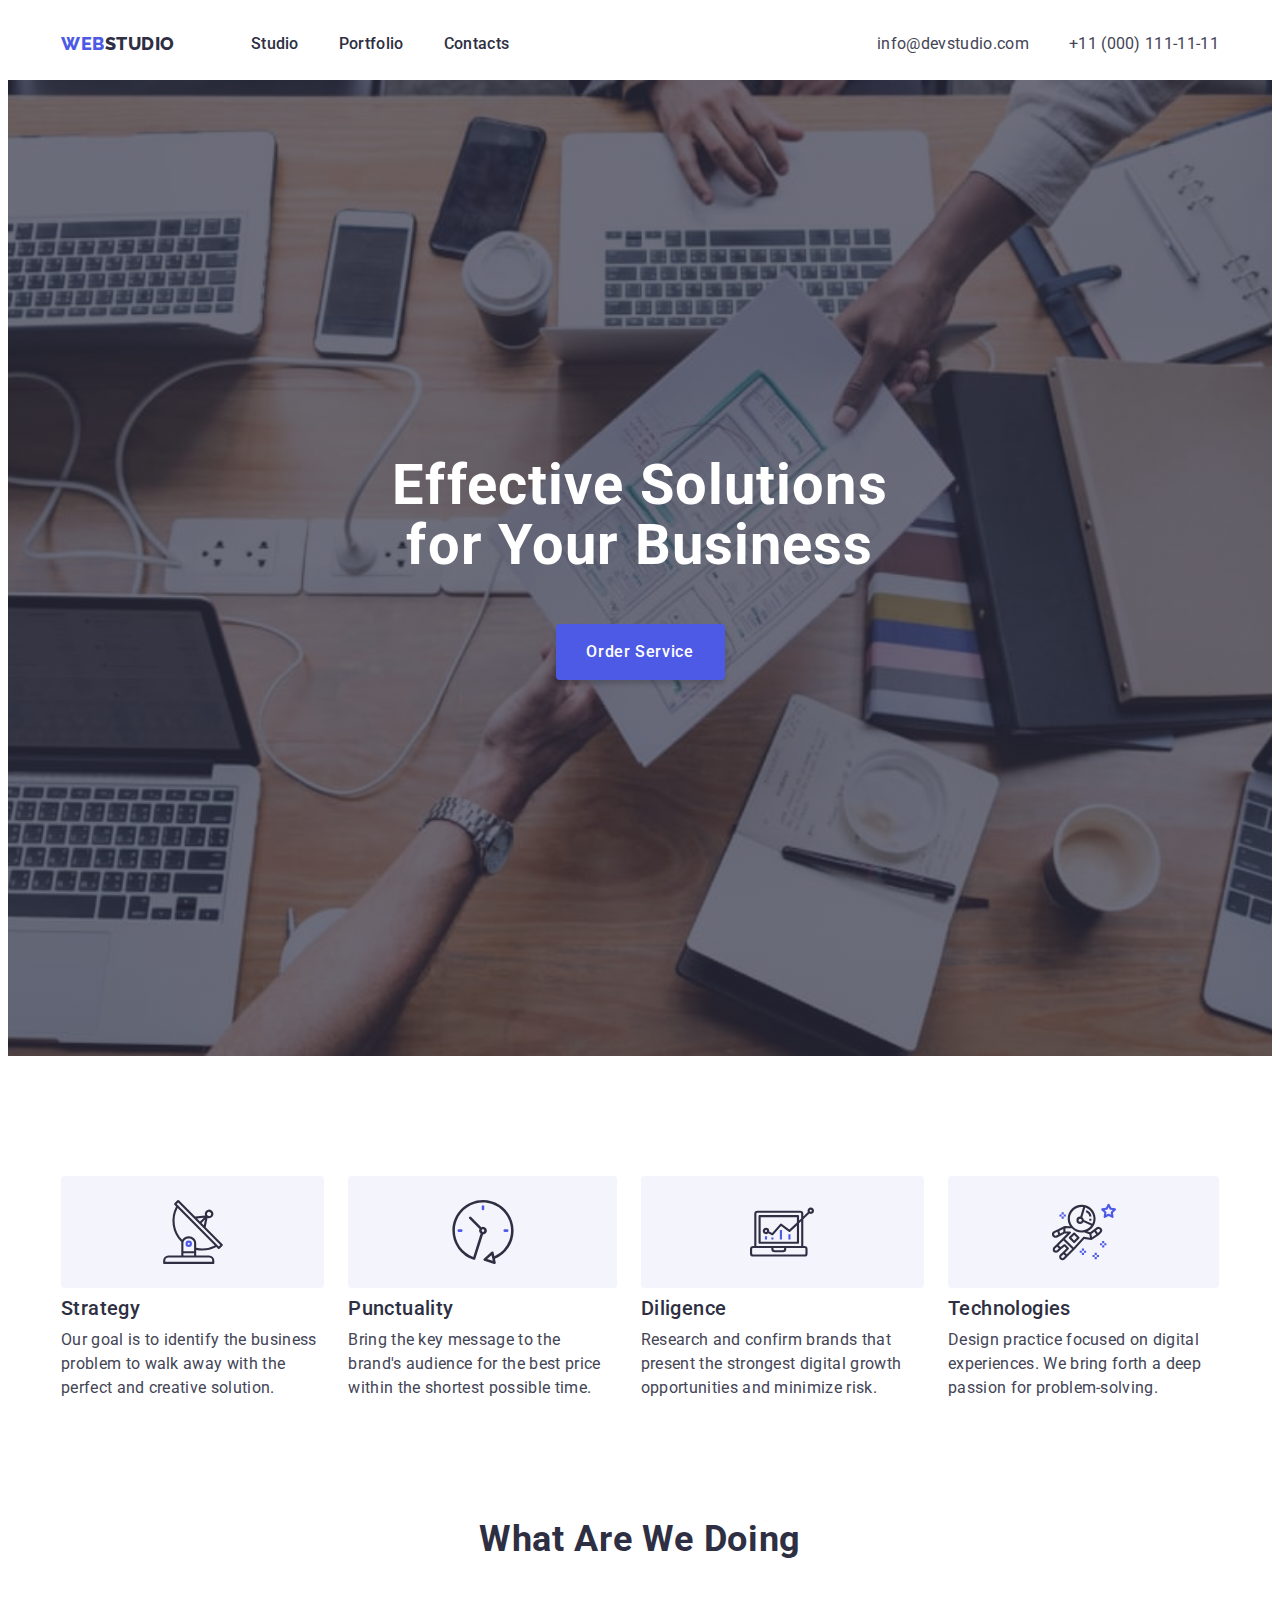
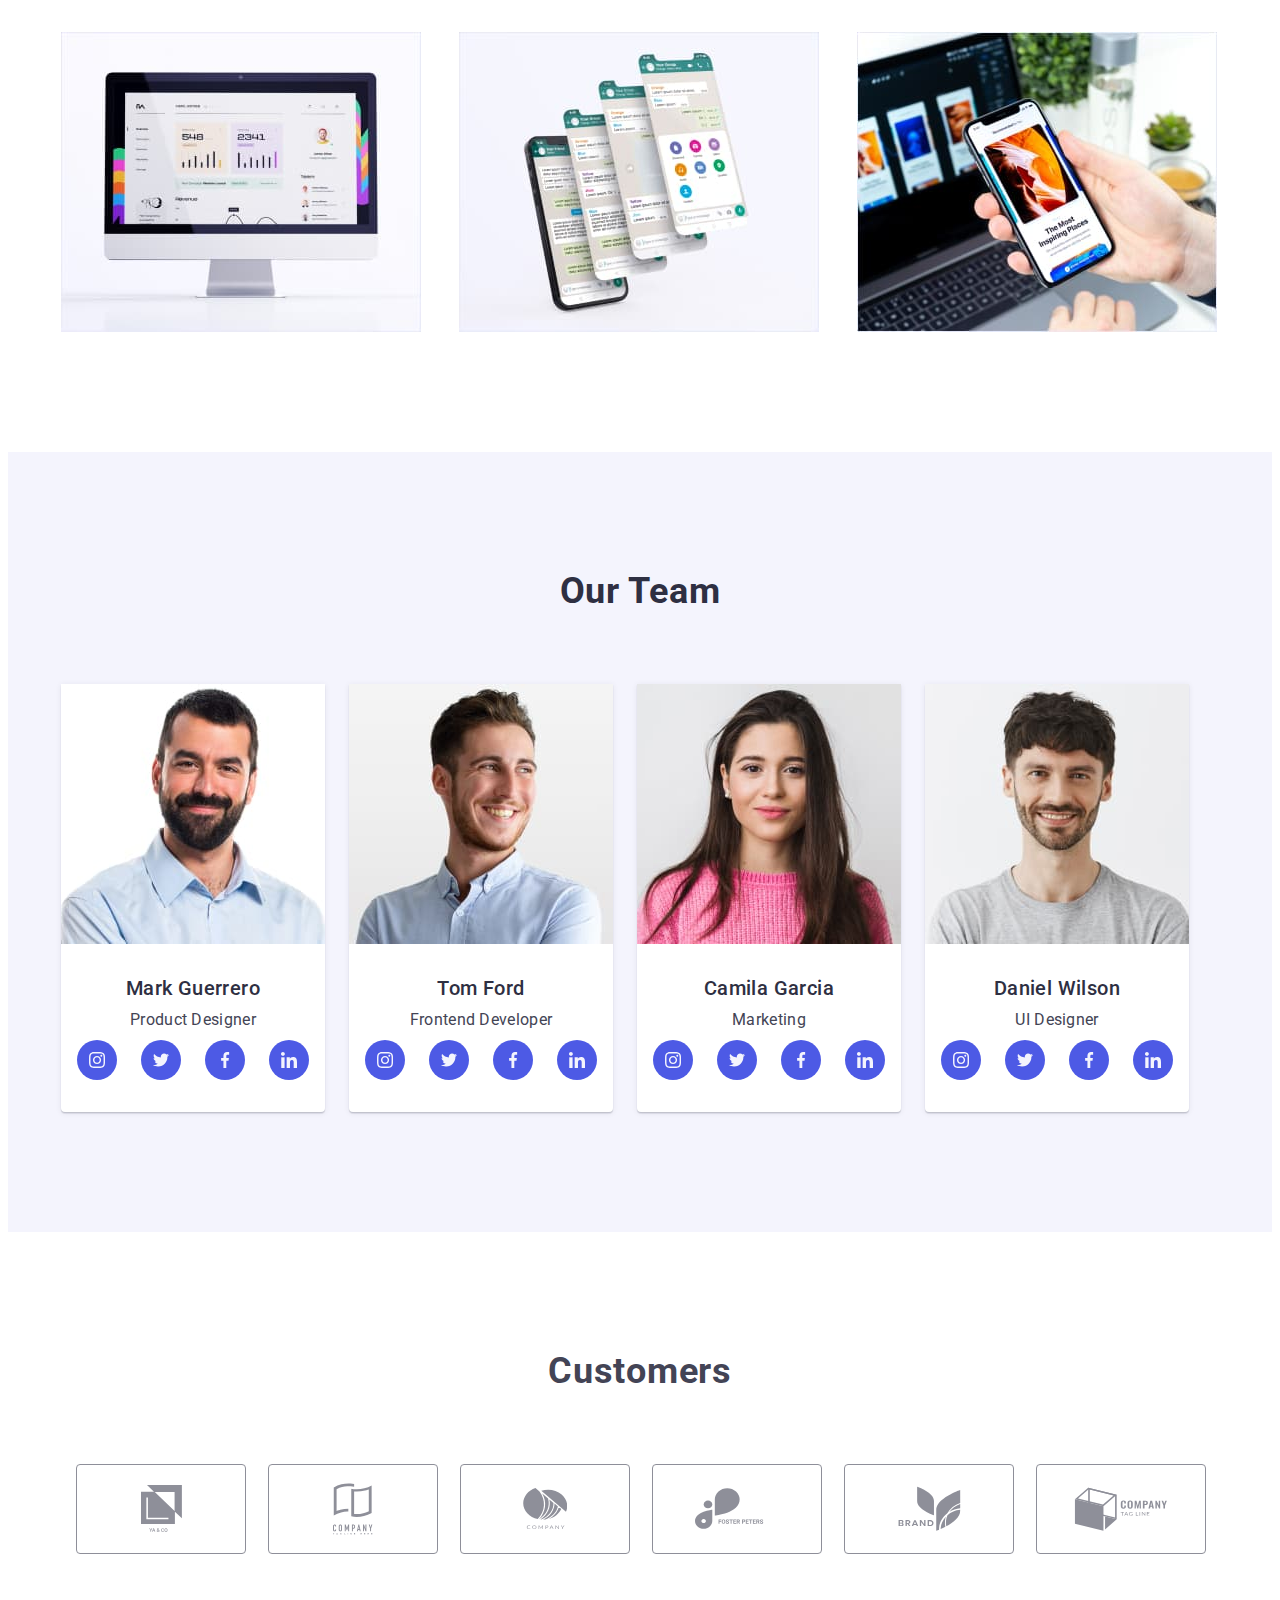
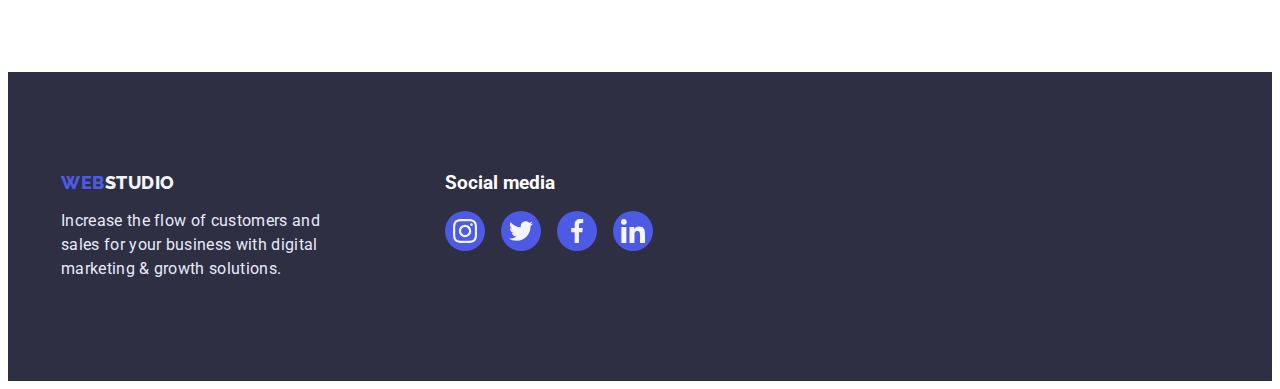
<file: index.html>
<!DOCTYPE html>
<html lang="en">
  <head>
    <meta charset="UTF-8" />
    <meta http-equiv="X-UA-Compatible" content="IE=edge" />
    <meta name="viewport" content="width=device-width, initial-scale=1.0" />
    <title>Document</title>
    <link rel="preconnect" href="https://fonts.googleapis.com" />
    <link rel="preconnect" href="https://fonts.gstatic.com" crossorigin />
    <link
      href="https://fonts.googleapis.com/css2?family=Raleway:wght@800&family=Roboto:wght@400;500;700;900&display=swap"
      rel="stylesheet"
    />
    <link
      rel="stylesheet"
      href="https://cdnjs.cloudflare.com/ajax/libs/modern-normalize/1.1.0/modern-normalize.min.css"
      integrity="sha512-wpPYUAdjBVSE4KJnH1VR1HeZfpl1ub8YT/NKx4PuQ5NmX2tKuGu6U/JRp5y+Y8XG2tV+wKQpNHVUX03MfMFn9Q=="
      crossorigin="anonymous"
      referrerpolicy="no-referrer"
    />
    <link rel="stylesheet" href="./css/style.css" />
  </head>
  <body class="body">
    <!-- Header -->
    <header class="page-header">
      <div class="container header-container">
        <nav class="page-nav">
          <a class="logo-header link" href="./index.html">WEB<span class="logo-header-span">Studio</span></a>

          <ul class="menu list">
            <li class="menu-item"><a class="menu-link link" href="./index.html">Studio</a></li>
            <li class="menu-item"><a class="menu-link link" href="./portfolio.html">Portfolio</a></li>
            <li class="menu-item"><a class="menu-link link" href="">Contacts</a></li>
          </ul>
        </nav>
        <address class="contacts">
          <ul class="contact-list list">
            <li><a class="contact-info link" href="mailto:info@devstudio.com">info@devstudio.com</a></li>
            <li><a class="contact-info link" href="tel:+110001111111">+11 (000) 111-11-11</a></li>
          </ul>
        </address>
      </div>
    </header>
    <main>
      <!-- HERO -->
      <section class="hero-section">
        <div class="container">
          <h1 class="hero">Effective Solutions for Your Business</h1>
          <button class="modal-btn" type="button">Order Service</button>
        </div>
      </section>
      <!-- Section-2 -->
      <section class="section-features">
        <div class="container">
          <h2 hidden class="features">company features</h2>
          <ul class="features-list list">
            <li class="list-item">
              <h3 class="features-title">Strategy</h3>
              <p class="text-main">
                Our goal is to identify the business problem to walk away with the perfect and creative solution.
              </p>
            </li>
            <li class="list-item">
              <h3 class="features-title">Punctuality</h3>
              <p class="text-main">
                Bring the key message to the brand's audience for the best price within the shortest possible time.
              </p>
            </li>
            <li class="list-item">
              <h3 class="features-title">Diligence</h3>
              <p class="text-main">
                Research and confirm brands that present the strongest digital growth opportunities and minimize risk.
              </p>
            </li>
            <li class="list-item">
              <h3 class="features-title">Technologies</h3>
              <p class="text-main">
                Design practice focused on digital experiences. We bring forth a deep passion for problem-solving.
              </p>
            </li>
          </ul>
        </div>
      </section>
      <!-- Section-3 -->
      <section class="section-description">
        <div class="container">
          <h2 class="description">What are we doing</h2>
          <ul class="description-list list">
            <li class="description-list-item">
              <img src="./images/monitor.jpg" alt="monitor with the program" width="360" />
            </li>
            <li class="description-list-item">
              <img src="./images/smartphone.jpg" alt="multi-layer image on a smartphone" width="360" />
            </li>
            <li class="description-list-item">
              <img src="./images/nout-smartphone.jpg" alt="smartphone in hand, laptop on the table" width="360" />
            </li>
          </ul>
        </div>
      </section>
      <!-- Section-4 -->
      <section class="section-team">
        <div class="container">
          <h2 class="team-title">Our Team</h2>
          <ul class="team-list list">
            <li class="team-list-item">
              <img src="./images/our-team/mark-guerrero.jpg" alt="photo-guerrero" width="264" />
              <div class="team-item-wrap">
                <h3 class="team-name">Mark Guerrero</h3>
                <p class="text-description">Product Designer</p>
                <ul class="team-soc-list list">
                  <li class="team-soc-items">
                    <a class="team-soc-link link" href="">
                      <svg class="team-soc-icon" width="16" height="16">
                        <use href="./images/icon.svg#icon-instagram"></use></svg
                    ></a>
                  </li>
                  <li class="team-soc-items">
                    <a class="team-soc-link link" href=""
                      ><svg class="team-soc-icon" width="16" height="16">
                        <use href="./images/icon.svg#icon-twitter"></use></svg
                    ></a>
                  </li>
                  <li class="team-soc-items">
                    <a class="team-soc-link link" href=""
                      ><svg class="team-soc-icon" width="16" height="16">
                        <use href="./images/icon.svg#icon-facebook"></use></svg
                    ></a>
                  </li>
                  <li class="team-soc-items">
                    <a class="team-soc-link link" href=""
                      ><svg class="team-soc-icon" width="16" height="16">
                        <use href="./images/icon.svg#icon-linkedin"></use></svg
                    ></a>
                  </li>
                </ul>
              </div>
            </li>

            <li class="team-list-item">
              <img src="./images/our-team/tom-ford.jpg" alt="photo-ford" width="264" />
              <div class="team-item-wrap">
                <h3 class="team-name">Tom Ford</h3>
                <p class="text-description">Frontend Developer</p>
                <ul class="team-soc-list list">
                  <li class="team-soc-items">
                    <a class="team-soc-link link" href="">
                      <svg class="team-soc-icon" width="16" height="16">
                        <use href="./images/icon.svg#icon-instagram"></use></svg
                    ></a>
                  </li>
                  <li class="team-soc-items">
                    <a class="team-soc-link link" href=""
                      ><svg class="team-soc-icon" width="16" height="16">
                        <use href="./images/icon.svg#icon-twitter"></use></svg
                    ></a>
                  </li>
                  <li class="team-soc-items">
                    <a class="team-soc-link link" href=""
                      ><svg class="team-soc-icon" width="16" height="16">
                        <use href="./images/icon.svg#icon-facebook"></use></svg
                    ></a>
                  </li>
                  <li class="team-soc-items">
                    <a class="team-soc-link link" href=""
                      ><svg class="team-soc-icon" width="16" height="16">
                        <use href="./images/icon.svg#icon-linkedin"></use></svg
                    ></a>
                  </li>
                </ul>
              </div>
            </li>

            <li class="team-list-item">
              <img src="./images/our-team/camila-garcia.jpg" alt="photo-garcia" width="264" />
              <div class="team-item-wrap">
                <h3 class="team-name">Camila Garcia</h3>
                <p class="text-description">Marketing</p>
                <ul class="team-soc-list list">
                  <li class="team-soc-items">
                    <a class="team-soc-link link" href="">
                      <svg class="team-soc-icon" width="16" height="16">
                        <use href="./images/icon.svg#icon-instagram"></use></svg
                    ></a>
                  </li>
                  <li class="team-soc-items">
                    <a class="team-soc-link link" href=""
                      ><svg class="team-soc-icon" width="16" height="16">
                        <use href="./images/icon.svg#icon-twitter"></use></svg
                    ></a>
                  </li>
                  <li class="team-soc-items">
                    <a class="team-soc-link link" href=""
                      ><svg class="team-soc-icon" width="16" height="16">
                        <use href="./images/icon.svg#icon-facebook"></use></svg
                    ></a>
                  </li>
                  <li class="team-soc-items">
                    <a class="team-soc-link link" href=""
                      ><svg class="team-soc-icon" width="16" height="16">
                        <use href="./images/icon.svg#icon-linkedin"></use></svg
                    ></a>
                  </li>
                </ul>
              </div>
            </li>

            <li class="team-list-item">
              <img src="./images/our-team/daniel-wilson.jpg" alt="photo-wilson" width="264" />
              <div class="team-item-wrap">
                <h3 class="team-name">Daniel Wilson</h3>
                <p class="text-description">UI Designer</p>
                <ul class="team-soc-list list">
                  <li class="team-soc-items">
                    <a class="team-soc-link link" href="">
                      <svg class="team-soc-icon" width="16" height="16">
                        <use href="./images/icon.svg#icon-instagram"></use></svg
                    ></a>
                  </li>
                  <li class="team-soc-items">
                    <a class="team-soc-link link" href=""
                      ><svg class="team-soc-icon" width="16" height="16">
                        <use href="./images/icon.svg#icon-twitter"></use></svg
                    ></a>
                  </li>
                  <li class="team-soc-items">
                    <a class="team-soc-link link" href=""
                      ><svg class="team-soc-icon" width="16" height="16">
                        <use href="./images/icon.svg#icon-facebook"></use></svg
                    ></a>
                  </li>
                  <li class="team-soc-items">
                    <a class="team-soc-link link" href=""
                      ><svg class="team-soc-icon" width="16" height="16">
                        <use href="./images/icon.svg#icon-linkedin"></use></svg
                    ></a>
                  </li>
                </ul>
              </div>
            </li>
          </ul>
        </div>
      </section>

      <!-- 5 SECTION -->
      <section class="section-customers">
        <h2 class="customers-title">Customers</h2>
        <div class="customers-item-wrap">
          <ul class="customers-list list">
            <li class="customer-item">
              <a class="customer-link link" href=""
                ><svg class="customer-soc-icon" width="41" height="47">
                  <use href="./images/icon.svg#icon-ya-co"></use>
                </svg>
              </a>
            </li>
            <li class="customer-item">
              <a class="customer-link link" href=""
                ><svg class="customer-soc-icon" width="40" height="52">
                  <use href="./images/icon.svg#icon-tagline-here"></use></svg
              ></a>
            </li>
            <li class="customer-item">
              <a class="customer-link link" href=""
                ><svg class="customer-soc-icon" width="44" height="41">
                  <use href="./images/icon.svg#icon-company"></use></svg
              ></a>
            </li>
            <li class="customer-item">
              <a class="customer-link link" href=""
                ><svg class="customer-soc-icon" width="84" height="41">
                  <use href="./images/icon.svg#icon-foster-peters"></use></svg
              ></a>
            </li>
            <li class="customer-item">
              <a class="customer-link link" href=""
                ><svg class="customer-soc-icon" width="63" height="45">
                  <use href="./images/icon.svg#icon-brand"></use></svg
              ></a>
            </li>
            <li class="customer-item">
              <a class="customer-link link" href=""
                ><svg class="customer-soc-icon" width="94" height="44">
                  <use href="./images/icon.svg#icon-tag-line"></use></svg
              ></a>
            </li>
          </ul>
        </div>
      </section>
    </main>
    <footer class="footer">
      <div class="container footer-container">
        <div class="footer-wrap-logo">
          <a class="logo-footer link" href="./index.html">WEB<span class="logo-footer-span">Studio</span></a>
          <p class="text-footer">
            Increase the flow of customers and sales for your business with digital marketing & growth solutions.
          </p>
        </div>
        <div class="wrap-social-media">
          <h3 class="footer-soc-title">Social media</h3>
          <ul class="footer-soc-list list">
            <li class="team-soc-items">
              <a class="footer-soc-link link" href="">
                <svg class="team-soc-icon" width="24" height="24">
                  <use href="./images/icon.svg#icon-instagram"></use></svg
              ></a>
            </li>
            <li class="team-soc-items">
              <a class="footer-soc-link link" href=""
                ><svg class="team-soc-icon" width="24" height="24">
                  <use href="./images/icon.svg#icon-twitter"></use></svg
              ></a>
            </li>
            <li class="team-soc-items">
              <a class="footer-soc-link link" href=""
                ><svg class="team-soc-icon" width="24" height="24">
                  <use href="./images/icon.svg#icon-facebook"></use></svg
              ></a>
            </li>
            <li class="team-soc-items">
              <a class="footer-soc-link link" href=""
                ><svg class="team-soc-icon" width="24" height="24">
                  <use href="./images/icon.svg#icon-linkedin"></use></svg
              ></a>
            </li>
          </ul>
        </div>
      </div>
    </footer>
  </body>
</html>
</file>
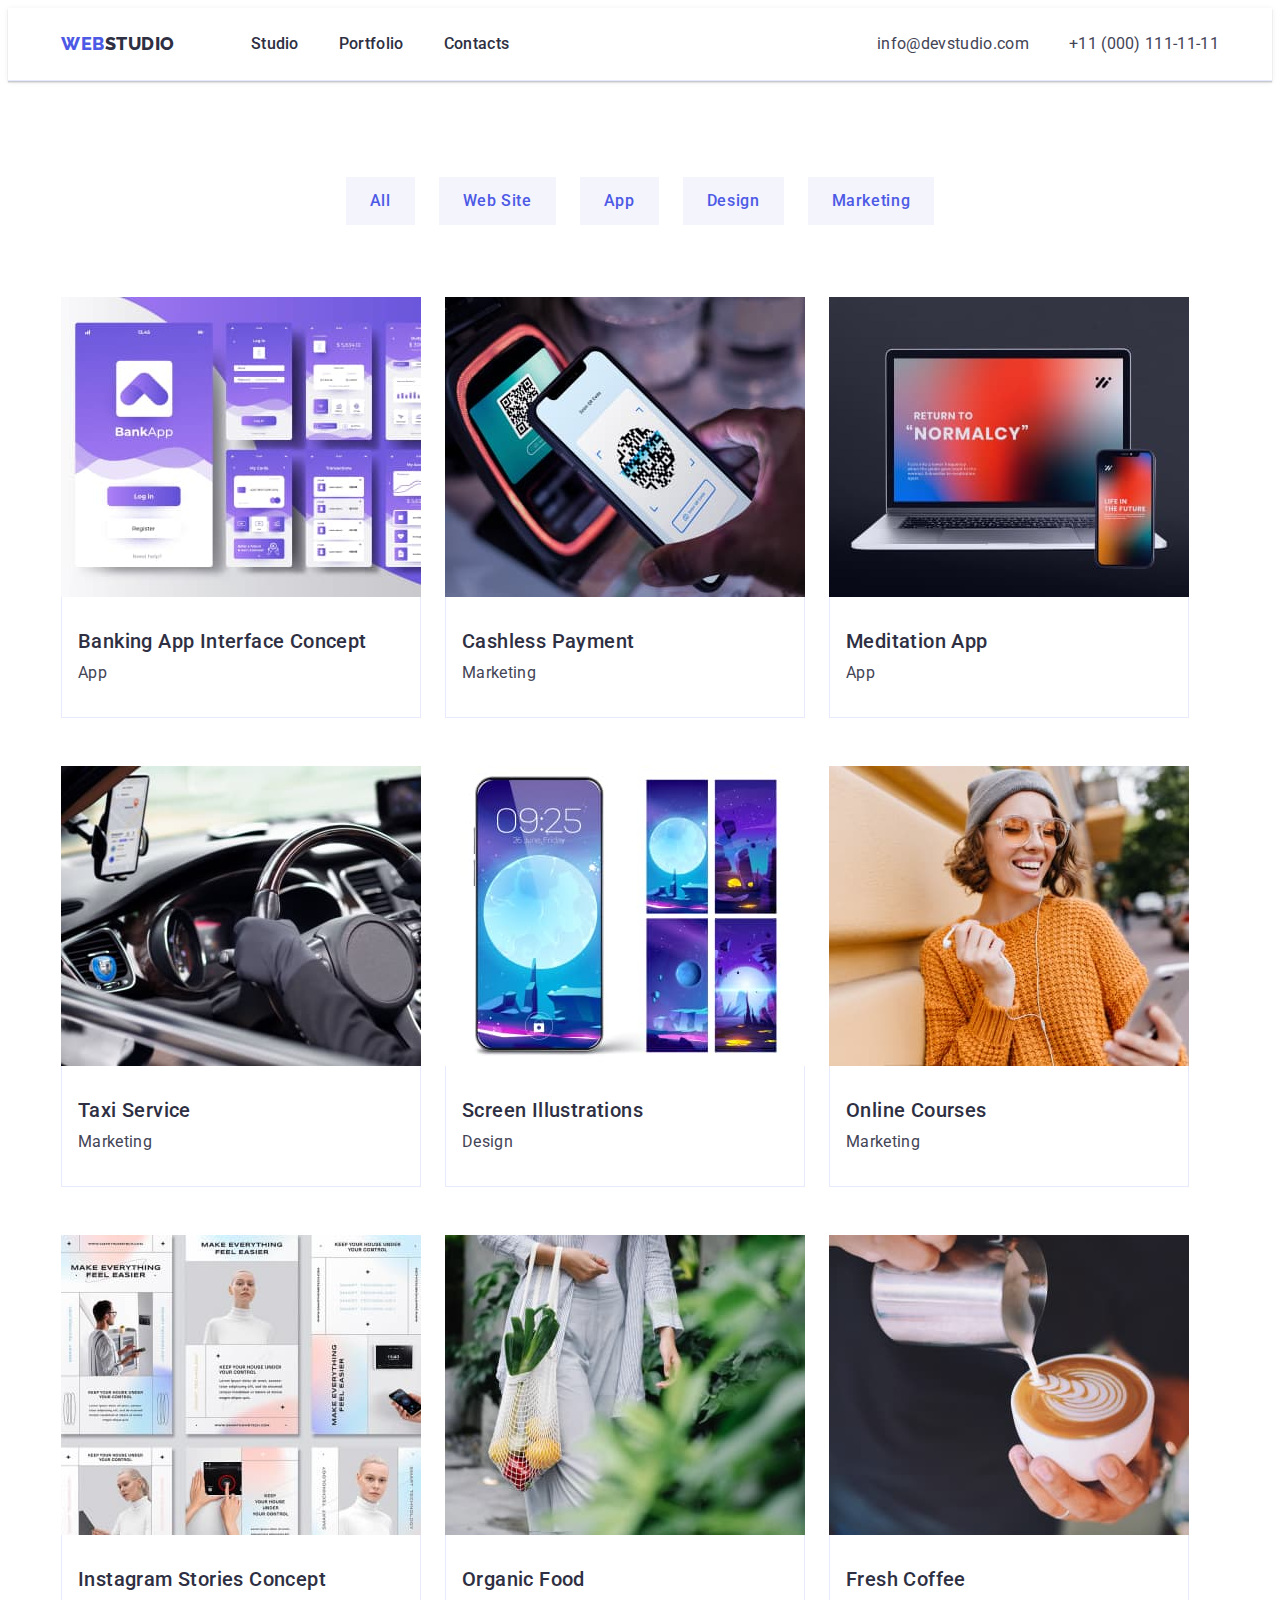
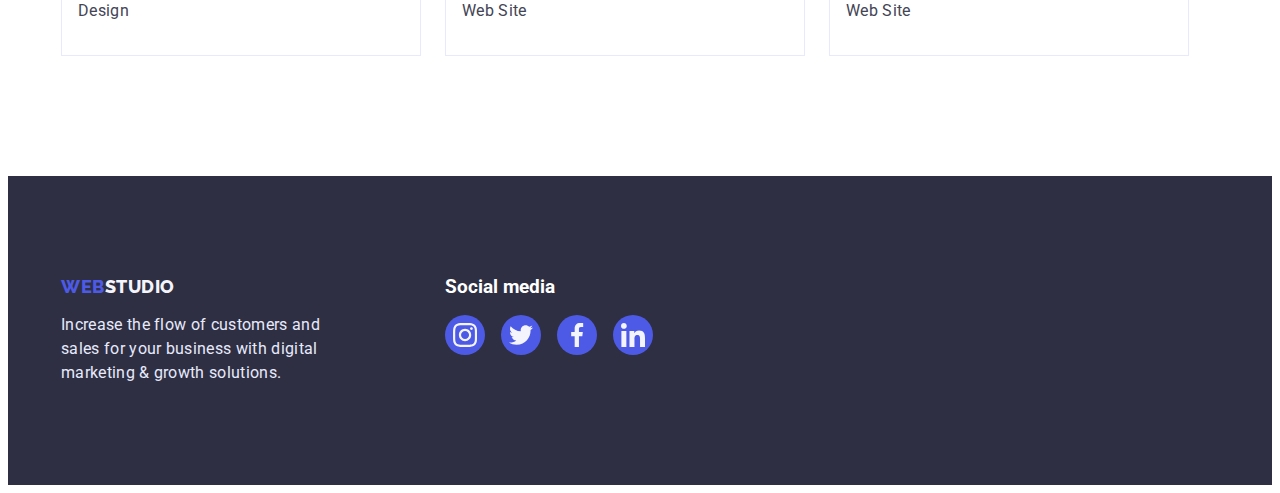
<file: portfolio.html>
<!DOCTYPE html>
<html lang="en">
  <head>
    <meta charset="UTF-8" />
    <meta http-equiv="X-UA-Compatible" content="IE=edge" />
    <meta name="viewport" content="width=device-width, initial-scale=1.0" />
    <title>Document</title>
    <link rel="preconnect" href="https://fonts.googleapis.com" />
    <link rel="preconnect" href="https://fonts.gstatic.com" crossorigin />
    <link
      href="https://fonts.googleapis.com/css2?family=Raleway:wght@800&family=Roboto:wght@400;500;700;900&display=swap"
      rel="stylesheet"
    />
    <link
      rel="stylesheet"
      href="https://cdnjs.cloudflare.com/ajax/libs/modern-normalize/1.1.0/modern-normalize.min.css"
      integrity="sha512-wpPYUAdjBVSE4KJnH1VR1HeZfpl1ub8YT/NKx4PuQ5NmX2tKuGu6U/JRp5y+Y8XG2tV+wKQpNHVUX03MfMFn9Q=="
      crossorigin="anonymous"
      referrerpolicy="no-referrer"
    />
    <link rel="stylesheet" href="./css/style.css" />
  </head>
  <body class="body">
    <header class="page-header partfolio-header-border">
      <div class="container header-container">
        <nav class="page-nav">
          <a class="logo-header link" href="./index.html">WEB<span class="logo-header-span">Studio</span></a>

          <ul class="menu list">
            <li class="menu-item"><a class="menu-link link" href="./index.html">Studio</a></li>
            <li class="menu-item"><a class="menu-link link" href="./portfolio.html">Portfolio</a></li>
            <li class="menu-item"><a class="menu-link link" href="">Contacts</a></li>
          </ul>
        </nav>
        <address class="contacts">
          <ul class="contact-list list">
            <li><a class="contact-info link" href="mailto:info@devstudio.com">info@devstudio.com</a></li>
            <li><a class="contact-info link" href="tel:+110001111111">+11 (000) 111-11-11</a></li>
          </ul>
        </address>
      </div>
    </header>
    <main>
      <section class="partfolio">
        <div class="container">
          <h1 hidden>partfolio</h1>

          <ul class="partfolio-btn list">
            <li><button class="nav-btn" type="button">All</button></li>
            <li><button class="nav-btn" type="button">Web Site</button></li>
            <li><button class="nav-btn" type="button">App</button></li>
            <li><button class="nav-btn" type="button">Design</button></li>
            <li><button class="nav-btn" type="button">Marketing</button></li>
          </ul>

          <ul class="partfolio-list list">
            <li class="partfolio-item">
              <a class="partfolio-cards link" href=""
                ><img src="./images/portfolio/bank-app.jpg" alt="bank-app" width="360" />
                <div class="container-items">
                  <h2 class="gallery-items">Banking App Interface Concept</h2>
                  <p class="partfolio-text">App</p>
                </div>
              </a>
            </li>
            <li class="partfolio-item">
              <a class="partfolio-cards link" href="">
                <img src="./images/portfolio/qr-codee.jpg" alt="qr-codee" width="360" />
                <div class="container-items">
                  <h2 class="gallery-items">Cashless Payment</h2>
                  <p class="partfolio-text">Marketing</p>
                </div>
              </a>
            </li>
            <li class="partfolio-item">
              <a class="partfolio-cards link" href="">
                <img src="./images/portfolio//notebook-smartphone.jpg" alt="notebook-smartphone" width="360" />
                <div class="container-items">
                  <h2 class="gallery-items">Meditation App</h2>
                  <p class="partfolio-text">App</p>
                </div>
              </a>
            </li>

            <li class="partfolio-item">
              <a class="partfolio-cards link" href="">
                <img src="./images/portfolio/car.jpg" alt="car" width="360" />
                <div class="container-items">
                  <h2 class="gallery-items">Taxi Service</h2>
                  <p class="partfolio-text">Marketing</p>
                </div>
              </a>
            </li>
            <li class="partfolio-item">
              <a class="partfolio-cards link" href="">
                <img src="./images/portfolio/smartphone.jpg" alt="smartphone" width="360" />
                <div class="container-items">
                  <h2 class="gallery-items">Screen Illustrations</h2>
                  <p class="partfolio-text">Design</p>
                </div>
              </a>
            </li>
            <li class="partfolio-item">
              <a class="partfolio-cards link" href="">
                <img src="./images/portfolio/girl.jpg" alt="girl" width="360" />
                <div class="container-items">
                  <h2 class="gallery-items">Online Courses</h2>
                  <p class="partfolio-text">Marketing</p>
                </div>
              </a>
            </li>

            <li class="partfolio-item">
              <a class="partfolio-cards link" href="">
                <img src="./images/portfolio/inst.jpg" alt="instagram-stories" width="360" />
                <div class="container-items">
                  <h2 class="gallery-items">Instagram Stories Concept</h2>
                  <p class="partfolio-text">Design</p>
                </div>
              </a>
            </li>
            <li class="partfolio-item">
              <a class="partfolio-cards link" href="">
                <img src="./images/portfolio/food.jpg" alt="food" width="360" />
                <div class="container-items">
                  <h2 class="gallery-items">Organic Food</h2>
                  <p class="partfolio-text">Web Site</p>
                </div>
              </a>
            </li>
            <li class="partfolio-item">
              <a class="partfolio-cards link" href="">
                <img src="./images/portfolio/coffe.jpg" alt="coffe" width="360" />
                <div class="container-items">
                  <h2 class="gallery-items">Fresh Coffee</h2>
                  <p class="partfolio-text">Web Site</p>
                </div>
              </a>
            </li>
          </ul>
        </div>
      </section>
    </main>
    <footer class="footer">
      <div class="container footer-container">
        <div class="footer-wrap-logo">
        <a class="logo-footer link" href="./index.html">WEB<span class="logo-footer-span">Studio</span></a>
        <p class="text-footer">
          Increase the flow of customers and sales for your business with digital marketing & growth solutions.
        </p> </div>
        <div class="wrap-social-media">
          <h3 class="footer-soc-title">Social media</h3>
        <ul class="footer-soc-list list">          
          <li class="team-soc-items">
            <a class="footer-soc-link link" href="">
              <svg class="team-soc-icon" width="24" height="24">
                <use href="./images/icon.svg#icon-instagram"></use></svg
            ></a>
          </li>
          <li class="team-soc-items">
            <a class="footer-soc-link link" href=""
              ><svg class="team-soc-icon" width="24" height="24">
                <use href="./images/icon.svg#icon-twitter"></use></svg
            ></a>
          </li>
          <li class="team-soc-items">
            <a class="footer-soc-link link" href=""
              ><svg class="team-soc-icon" width="24" height="24">
                <use href="./images/icon.svg#icon-facebook"></use></svg
            ></a>
          </li>
          <li class="team-soc-items">
            <a class="footer-soc-link link" href=""
              ><svg class="team-soc-icon" width="24" height="24">
                <use href="./images/icon.svg#icon-linkedin"></use></svg
            ></a>
          </li>
        </ul>
        </div>
      </div>
    </footer>
  </body>
</html>
</file>
<file: css/style.css>
:root {
  --NAVY-BLUE: #2e2f42;
  --SLATE: #434455;
  --IRIS: #4d5ae5;
  --OCEAN: #404bbf;
  --bg-gradient: linear-gradient(rgba(46, 47, 66, 0.7), rgba(46, 47, 66, 0.7));
}

h1,
h2,
h3,
h4,
p {
  margin-top: 0;
  margin-bottom: 0;
}

ul,
ol {
  margin-top: 0;
  margin-bottom: 0;
  padding-left: 0;
}

button {
  cursor: pointer;
}

img {
  display: block;
  max-width: 100%;
  height: auto;
}

.list {
  list-style: none;
}

.link {
  text-decoration: none;
}

.body {
  font-family: "Roboto", sans-serif;
  color: var(--SLATE);
}

.container {
  width: 1158px;
  margin: 0 auto;
  padding-left: 15px;
  padding-right: 15px;
}

/* ============= HEADER ============= */
.page-header {
  height: 72px;
  display: flex;
}

.header-container {
  display: flex;
  align-items: center;
}

.page-nav {
  display: flex;
  margin-right: auto;
  align-items: center;
}

.logo-header {
  margin-right: 76px;

  font-family: "Raleway", sans-serif;
  font-weight: 800;
  font-size: 18px;
  line-height: 1.17;
  letter-spacing: 0.03em;
  text-transform: uppercase;
  color: var(--IRIS);
}

.logo-header-span {
  color: var(--NAVY-BLUE);
}

.menu {
  display: flex;
  gap: 40px;
  align-items: center;
}

.menu-item {
  padding-top: 20px;
  padding-bottom: 20px;
}

.menu-link {
  font-weight: 500;
  font-size: 16px;
  line-height: 1.5;
  letter-spacing: 0.02em;
  color: var(--NAVY-BLUE);
}

.menu-link:hover,
.menu-link:focus {
  color: var(--OCEAN);
}

.contact-info {
  font-weight: 400;
  font-size: 16px;
  line-height: 1.5;
  letter-spacing: 0.02em;
  color: var(--SLATE);
}

.contact-info:not(:last-child) {
  margin-right: 40px;
}

.contact-info:hover,
.contact-info:focus {
  color: var(--OCEAN);
}

.contacts {
  font-style: normal;
}

.contact-list {
  display: flex;
  gap: 40px;
}

/*============= HERO ============= */
.hero {
  width: 500px;

  margin-left: auto;
  margin-right: auto;
  margin-bottom: 48px;

  font-weight: 700;
  font-size: 56px;
  line-height: 1.07;
  text-align: center;
  letter-spacing: 0.02em;
  color: #ffffff;
}

.hero-section {
  padding-top: 188px;
  padding-bottom: 188px;
  background-color: var(--NAVY-BLUE);
  display: flex;
  align-items: center;

  max-width: 1440px;
  height: 600px;
  margin-left: auto;
  margin-right: auto;
  background-image: var(--bg-gradient), url(../images/people-office.jpg);
  background-repeat: no-repeat;
  background-position: center;
  background-size: cover;
}

.modal-btn {
  min-width: 169px;
  height: 56px;
  display: block;
  margin: 0 auto;
  border: none;
  box-shadow: 0px 4px 4px rgba(0, 0, 0, 0.15);
  border-radius: 4px;

  font-family: "Roboto", sans-serif;
  font-weight: 500;
  font-size: 16px;
  line-height: 1.5;
  letter-spacing: 0.04em;
  cursor: pointer;
  background: var(--IRIS);
  color: #ffffff;
}

.modal-btn:hover,
.modal-btn:focus {
  background-color: var(--OCEAN);
}

/* ============= 2 SECTION========= */
.section-features {
  padding-top: 120px;
}

.list-item {

}

.features-title::before {
  display: block;
  content: "";
  height: 112px;
  background: #f4f4fd;
  border-radius: 4px;
  margin-bottom: 8px;
  background-image: url(../images/antenna.svg);
  background-repeat: no-repeat;
  background-position: center;
}

.list-item:nth-child(2) > .features-title:before {
  background-image: url(../images/clock.svg);
}

.list-item:nth-child(3) > .features-title:before {
  background-image: url(../images/diagram.svg);
}

.list-item:nth-child(4) > .features-title:before {
  background-image: url(../images/astronaut.svg);
}

.features-list {
  display: flex;
  gap: 24px;
}

.features-title {
  font-weight: 500;
  font-size: 20px;
  line-height: 1.2;
  letter-spacing: 0.02em;
  color: var(--NAVY-BLUE);
  margin-bottom: 8px;
}

.text-main {
  font-weight: 400;
  font-size: 16px;
  line-height: 1.5;
  letter-spacing: 0.02em;
  color: var(--SLATE);
}

/* =============== 3 SECTION ============= */

.section-description {
  padding-top: 120px;
  padding-bottom: 120px;
}

.description-list-item {
  width: calc(33.33% - 24px);
}

.description {
  font-weight: 700;
  font-size: 36px;
  line-height: 1.11;
  letter-spacing: 0.02em;
  text-align: center;
  text-transform: capitalize;
  color: var(--NAVY-BLUE);
  margin-bottom: 72px;
}

.description-list {
  display: flex;
  justify-content: space-between;
}

/* =============== SECTION 4 =============== */

.section-team {
  background-color: #f4f4fd;
  padding-top: 120px;
  padding-bottom: 120px;
}

.team-list-item {
  background-color: #ffffff;
  box-shadow: 0px 1px 6px rgba(46, 47, 66, 0.08), 0px 1px 1px rgba(46, 47, 66, 0.16), 0px 2px 1px rgba(46, 47, 66, 0.08);
  border-radius: 0px 0px 4px 4px;
}

.team-list {
  display: flex;
  gap: 24px;
  text-align: center;
}

.team-content {
}

.team-name {
  margin-bottom: 8px;

  font-weight: 500;
  font-size: 20px;
  line-height: 1.2;
  letter-spacing: 0.02em;
  color: var(--NAVY-BLUE);
}

.team-title {
  font-weight: 700;
  font-size: 36px;
  line-height: 1.11;
  text-align: center;
  letter-spacing: 0.02em;
  text-transform: capitalize;
  color: var(--NAVY-BLUE);
  margin-bottom: 72px;
}

.text-description {
  font-weight: 400;
  font-size: 16px;
  line-height: 1.5;
  letter-spacing: 0.02em;
  color: var(--SLATE);
  margin-bottom: 8px;
}

.team-item-wrap {
  padding-top: 32px;
  padding-bottom: 32px;
}
.team-soc-list {
  display: flex;
  justify-content: center;
  gap: 24px;
}

.team-soc-items {
  width: 40px;
  height: 40px;
}
.team-soc-link {
  width: 100%;
  height: 100%;
  border-radius: 50%;
  background-color: var(--IRIS);
  display: flex;
  align-items: center;
  justify-content: center;
}

.team-soc-link:hover {
  background-color: var(--OCEAN);
}

/* =================== SECTION 5 =============== */

.section-customers {
  padding-top: 120px;
  padding-bottom: 120px;
}
.customers-item-wrap {
  display: flex;
  justify-content: center;
}
.customers-title {
  display: flex;
  justify-content: center;
  margin-bottom: 72px;

  font-style: normal;
  font-weight: 700;
  font-size: 36px;
  line-height: 1.11;
  letter-spacing: 0.02em;
  text-align: center;
  text-transform: capitalize;
}
.customers-list {
  display: flex;
  justify-content: center;
  gap: 24px;
}
.customer-item {
  width: 168px;
  height: 88px;
}

.customer-link {
  width: 100%;
  height: 100%;
  border-radius: 4px;
  border: 1px solid #8e8f99;
  color: #8e8f99;
  display: flex;
  align-items: center;
  justify-content: center;
}

.customer-soc-icon {
  fill: currentColor;
}

.customer-link:hover,
.customer-link:focus {
  color: var(--OCEAN);
  border-color: var(--OCEAN);
}

/* =================== FOOTER =================== */
.footer {
  background-color: var(--NAVY-BLUE);
  padding-top: 100px;
  padding-bottom: 100px;
}

.text-footer {
  width: 264px;

  font-weight: 400;
  font-size: 16px;
  line-height: 1.5;
  letter-spacing: 0.02em;
  color: #e7e9fc;
}

.logo-footer {
  display: inline-block;
  margin-bottom: 16px;
  margin-right: 76px;

  font-family: "Raleway", sans-serif;
  font-weight: 800;
  font-size: 18px;
  line-height: 1.17;
  letter-spacing: 0.03em;
  text-transform: uppercase;
  color: var(--IRIS);
}

.logo-footer-span {
  color: #f4f4fd;
}

.social-media-item {
  font-weight: 500;
  font-size: 16px;
  line-height: 1.5;
  letter-spacing: 0.02em;
  color: #ffffff;
}

.footer-container {
  display: flex;
  gap: 120px;
}

.footer-wrap-logo {
}

.wrap-social-media {
  display: flex;
  flex-wrap: wrap;
  width: 208px;
  height: 80px;
}

.footer-soc-list {
  display: flex;
  justify-content: center;
  gap: 16px;
}

.footer-soc-title {
  color: #ffffff;
  margin-bottom: 16px;
}

.footer-soc-link {
  width: 100%;
  height: 100%;
  border-radius: 50%;
  background-color: var(--IRIS);
  display: flex;
  align-items: center;
  justify-content: center;
}

.footer-soc-link:hover {
  background-color: #31d0aa;
}

/* =================== PARTFOLIO =================== */
.partfolio {
  padding-top: 96px;
  padding-bottom: 120px;
}

.partfolio-btn {
  margin-bottom: 72px;

  display: flex;
  gap: 24px;
  justify-content: center;
}
.partfolio-list {
  display: flex;
  gap: 48px 24px;
  flex-wrap: wrap;
}

.nav-btn {
  display: flex;
  flex-direction: row;
  align-items: center;
  text-align: center;
  padding: 12px 24px;
  background: #f4f4fd;
  display: block;
  border: 0;

  font-family: "Roboto", sans-serif;
  font-weight: 500;
  font-size: 16px;
  line-height: 1.5;
  letter-spacing: 0.04em;
  color: var(--IRIS);
}

.nav-btn:hover,
.nav-btn:focus {
  display: flex;
  align-items: center;
  text-align: center;

  background: var(--OCEAN);

  font-weight: 500;
  font-size: 16px;
  line-height: 1.5;
  letter-spacing: 0.04em;
  color: #ffffff;
}
.gallery-items {
  margin-bottom: 8px;

  font-weight: 500;
  font-size: 20px;
  line-height: 1.2;
  letter-spacing: 0.02em;
  color: var(--NAVY-BLUE);
}
.partfolio-header-border {
  border-bottom: 1px solid #e7e9fc;
  box-shadow: 0px 2px 1px rgba(46, 47, 66, 0.08), 0px 1px 1px rgba(46, 47, 66, 0.16), 0px 1px 6px rgba(46, 47, 66, 0.08);
}

.partfolio-item:hover,
.partfolio-item:focus {
  box-shadow: 0px 1px 6px rgba(46, 47, 66, 0.08), 0px 1px 1px rgba(46, 47, 66, 0.16), 0px 2px 1px rgba(46, 47, 66, 0.08);
}

.partfolio-text {
  font-weight: 400;
  font-size: 16px;
  line-height: 1.5;
  letter-spacing: 0.02em;
  color: var(--SLATE);
}

.container-items {
  padding: 32px 16px;
  border-right: 1px solid #e7e9fc;
  border-bottom: 1px solid #e7e9fc;
  border-left: 1px solid #e7e9fc;
}


/* =================== /PARTFOLIO =================== */
</file>
